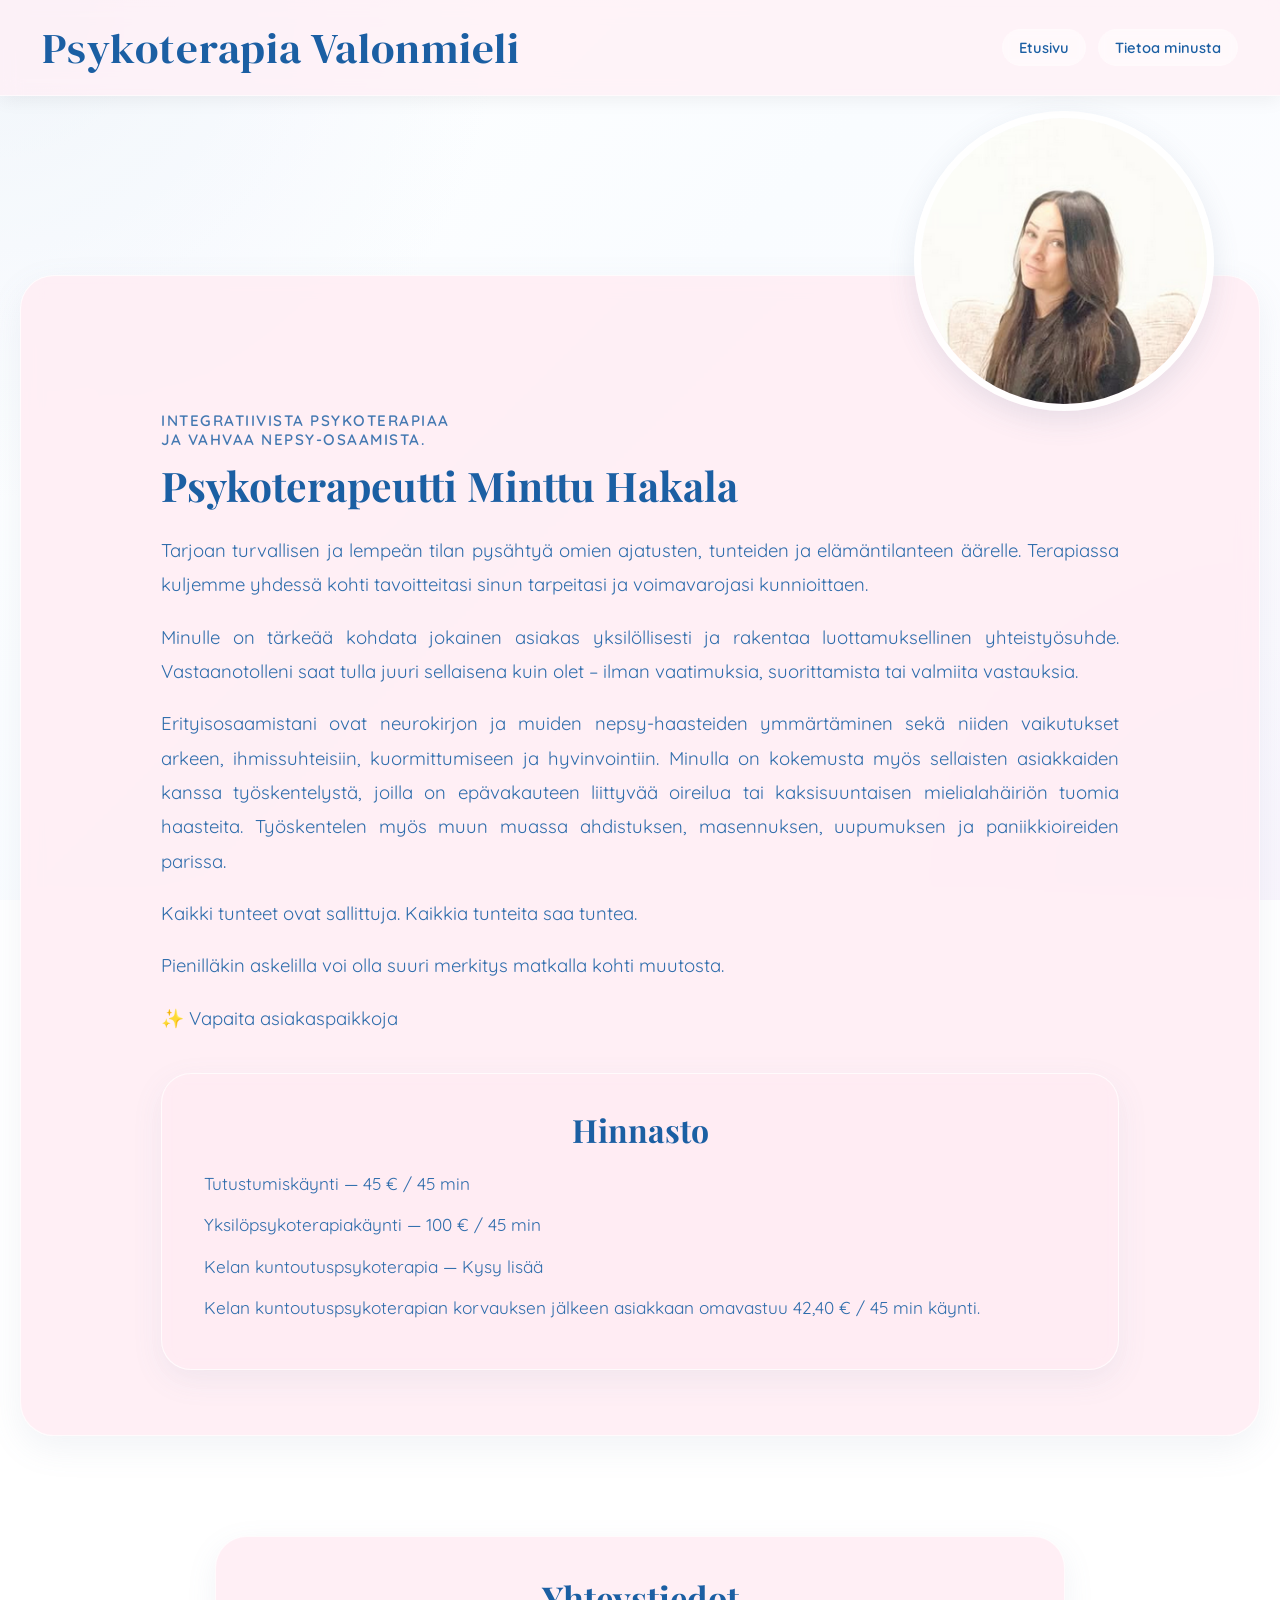
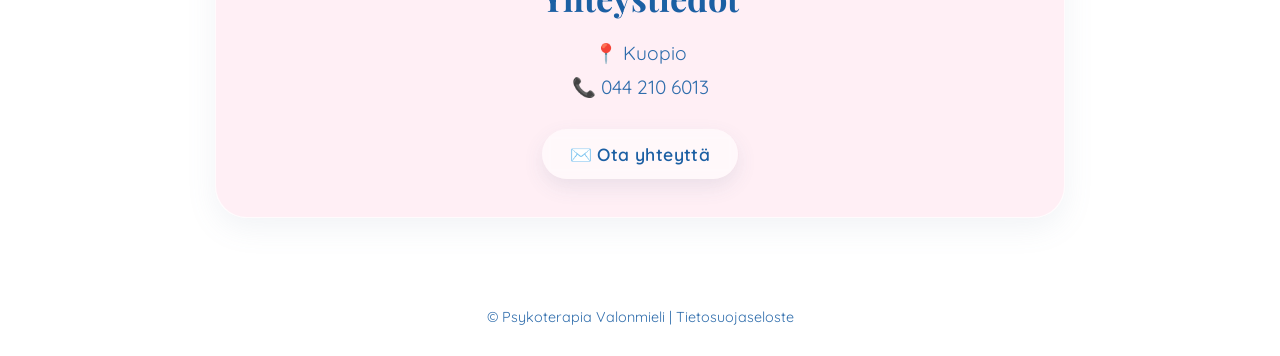
<file: index.html>
<!DOCTYPE html>
<html lang="fi">
<head>
  <meta charset="UTF-8" />
  <meta name="viewport" content="width=device-width, initial-scale=1.0" />
  <title>Psykoterapia Valonmieli</title>

  <link rel="stylesheet" href="rosa.css" />

  <link rel="preconnect" href="https://fonts.googleapis.com">
  <link rel="preconnect" href="https://fonts.gstatic.com" crossorigin>
  <link href="https://fonts.googleapis.com/css2?family=DM+Serif+Display&family=Playfair+Display:wght@500;700&family=Quicksand:wght@400;500;600&display=swap" rel="stylesheet">
</head>

<body>

 <nav class="navbar">
    <div class="logo">Psykoterapia Valonmieli</div>
    <div class="nav-links">
      <a href="index.html">Etusivu</a>
      <a href="info.html">Tietoa minusta</a>
    </div>
  </nav>

  <div class="overlay">

    <section class="content-container">

      <div class="text-box">

         <div class="profile-image large-profile">
          <img src="pieniKuva.png" alt="Yrittäjän kuva">
        </div>

        <div class="eyebrow">Integratiivista psykoterapiaa <br>ja vahvaa nepsy-osaamista.</div>

        <h1>Psykoterapeutti Minttu Hakala</h1>

<p>
  Tarjoan turvallisen ja lempeän tilan pysähtyä omien ajatusten, 
  tunteiden ja elämäntilanteen äärelle. Terapiassa kuljemme yhdessä kohti 
  tavoitteitasi sinun tarpeitasi ja voimavarojasi kunnioittaen.
</p>

<p>
 Minulle on tärkeää kohdata jokainen asiakas yksilöllisesti ja rakentaa 
 luottamuksellinen yhteistyösuhde. Vastaanotolleni saat tulla juuri sellaisena kuin olet – 
 ilman vaatimuksia, suorittamista tai valmiita vastauksia.
</p>

<p>
  Erityisosaamistani ovat neurokirjon ja muiden nepsy-haasteiden ymmärtäminen sekä niiden vaikutukset arkeen, 
  ihmissuhteisiin, kuormittumiseen ja hyvinvointiin. Minulla on kokemusta myös sellaisten asiakkaiden kanssa työskentelystä, 
  joilla on epävakauteen liittyvää oireilua tai kaksisuuntaisen mielialahäiriön tuomia haasteita.
  Työskentelen myös muun muassa ahdistuksen, masennuksen, 
  uupumuksen ja paniikkioireiden parissa. 
</p>

<p>
Kaikki tunteet ovat sallittuja. Kaikkia tunteita saa tuntea.
</p>
<p>Pienilläkin askelilla voi olla suuri merkitys matkalla kohti muutosta.</p>
<p>✨ Vapaita asiakaspaikkoja</p>

<div class="price-info">

  <h2>Hinnasto</h2>

  <p>Tutustumiskäynti — 45 € / 45 min</p>

  <p>Yksilöpsykoterapiakäynti — 100 € / 45 min</p>

  <p>Kelan kuntoutuspsykoterapia — Kysy lisää</p>

  <p class="price-note">
    Kelan kuntoutuspsykoterapian korvauksen jälkeen asiakkaan omavastuu
    42,40 € / 45 min käynti.
  </p>

</div>



      </div>

    </section>

    <section class="contact-box">

      <h2>Yhteystiedot</h2>

      <p>📍 Kuopio</p>
      <p>📞 044 210 6013</p>
      <a class="contact-button" href="mailto:psykoterapiavalonmieli@gmail.com?subject=Yhteydenotto nettisivujen kautta" > ✉️ Ota yhteyttä </a>

      </section>

   

    

  </div>

    <footer class="footer">
    <p>
      © Psykoterapia Valonmieli |
      <a href="tietosuoja.html">Tietosuojaseloste</a>
    </p>
  </footer>

</body>
</html>
</file>
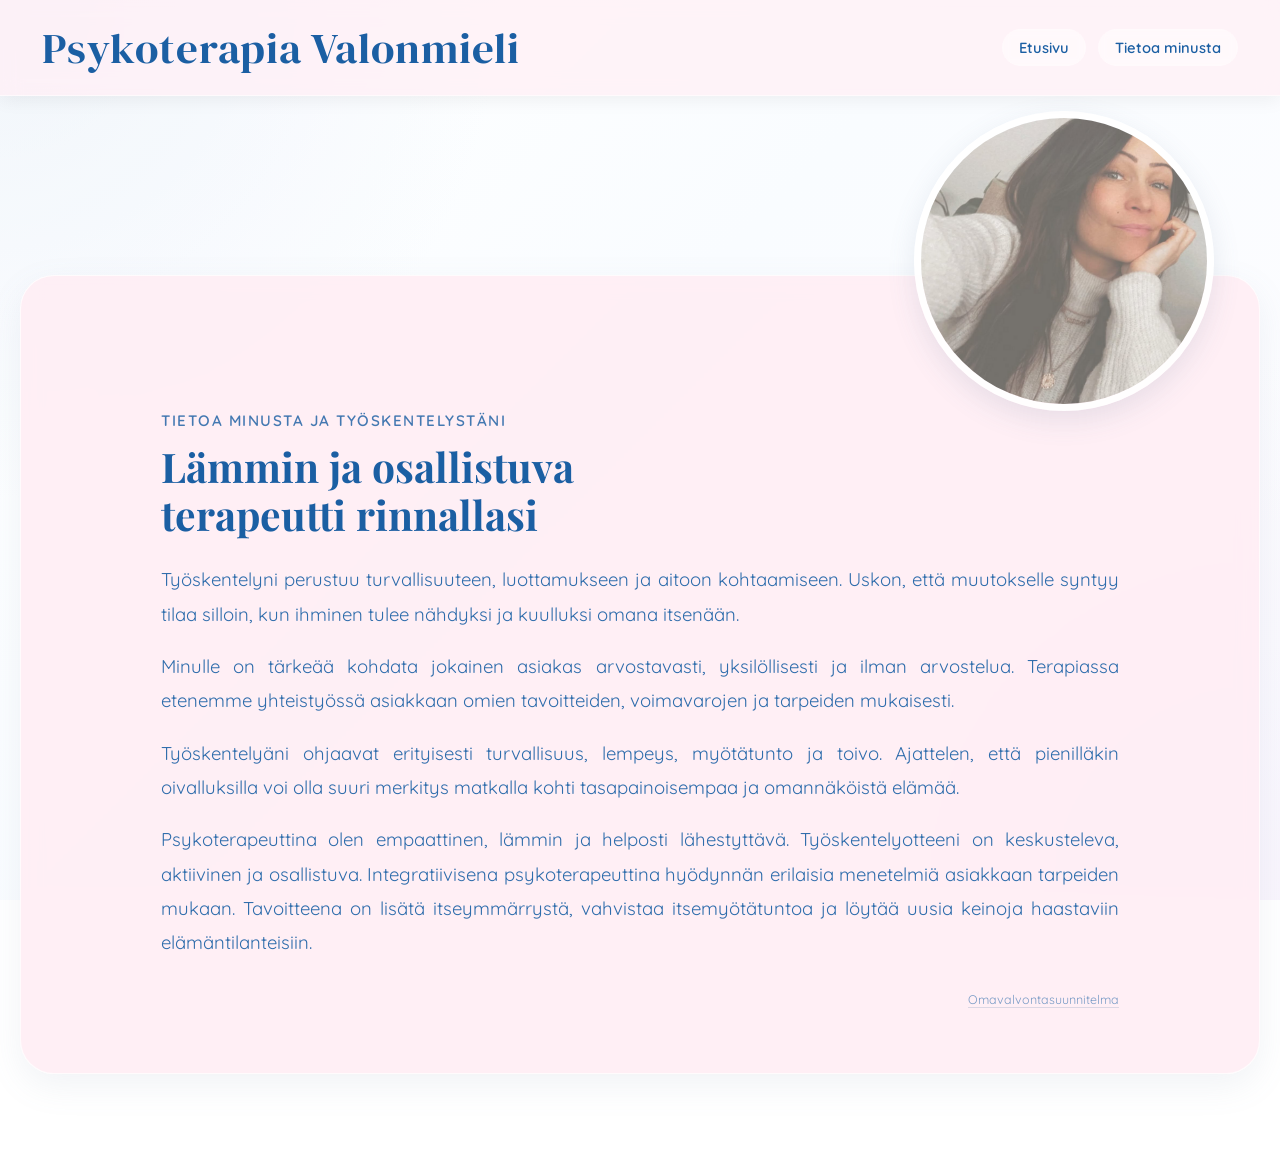
<file: info.html>
<!DOCTYPE html>
<html lang="fi">
<head>
  <meta charset="UTF-8" />
  <meta name="viewport" content="width=device-width, initial-scale=1.0" />
  <title>Psykoterapia Valonmieli</title>

  <link rel="stylesheet" href="rosa.css" />

  <link rel="preconnect" href="https://fonts.googleapis.com">
  <link rel="preconnect" href="https://fonts.gstatic.com" crossorigin>
  <link href="https://fonts.googleapis.com/css2?family=DM+Serif+Display&family=Playfair+Display:wght@500;700&family=Quicksand:wght@400;500;600&display=swap" rel="stylesheet">
</head>

<body>

  <nav class="navbar">
    <div class="logo">Psykoterapia Valonmieli</div>
    <div class="nav-links">
      <a href="index.html">Etusivu</a>
      <a href="info.html">Tietoa minusta</a>
    </div>
  </nav>

  <div class="overlay">

    <section class="content-container">

      <div class="text-box">

        <div class="profile-image large-profile">
          <img src="infoKuva.png" alt="Yrittäjän kuva">
        </div>

        <div class="eyebrow">Tietoa minusta ja työskentelystäni</div>

<h1>Lämmin ja osallistuva<br>terapeutti rinnallasi</h1>

<p>
  Työskentelyni perustuu turvallisuuteen, luottamukseen ja 
  aitoon kohtaamiseen. Uskon, että muutokselle syntyy tilaa silloin, 
  kun ihminen tulee nähdyksi ja kuulluksi omana itsenään.
</p>

<p>
  Minulle on tärkeää kohdata jokainen asiakas arvostavasti, yksilöllisesti 
  ja ilman arvostelua. Terapiassa etenemme yhteistyössä asiakkaan omien tavoitteiden, 
  voimavarojen ja tarpeiden mukaisesti.
</p>

<p>
  Työskentelyäni ohjaavat erityisesti turvallisuus, lempeys, 
  myötätunto ja toivo. Ajattelen, että pienilläkin oivalluksilla 
  voi olla suuri merkitys matkalla kohti tasapainoisempaa ja omannäköistä elämää.
</p>

<p>
  Psykoterapeuttina olen empaattinen, lämmin ja helposti lähestyttävä. 
  Työskentelyotteeni on keskusteleva, aktiivinen ja osallistuva. 
  Integratiivisena psykoterapeuttina hyödynnän erilaisia menetelmiä asiakkaan tarpeiden mukaan. 
  Tavoitteena on lisätä itseymmärrystä, vahvistaa itsemyötätuntoa ja löytää uusia keinoja haastaviin elämäntilanteisiin.
</p>


  <!-- OMAVALVONTASUUNNITELMA -->

     <div class="document-link">

  <a href="omavalvontasuunnitelmapsy.pdf" target="_blank">
    Omavalvontasuunnitelma
  </a>

    </div>
  </div>

   

    </section>
</body>
</html>
</file>
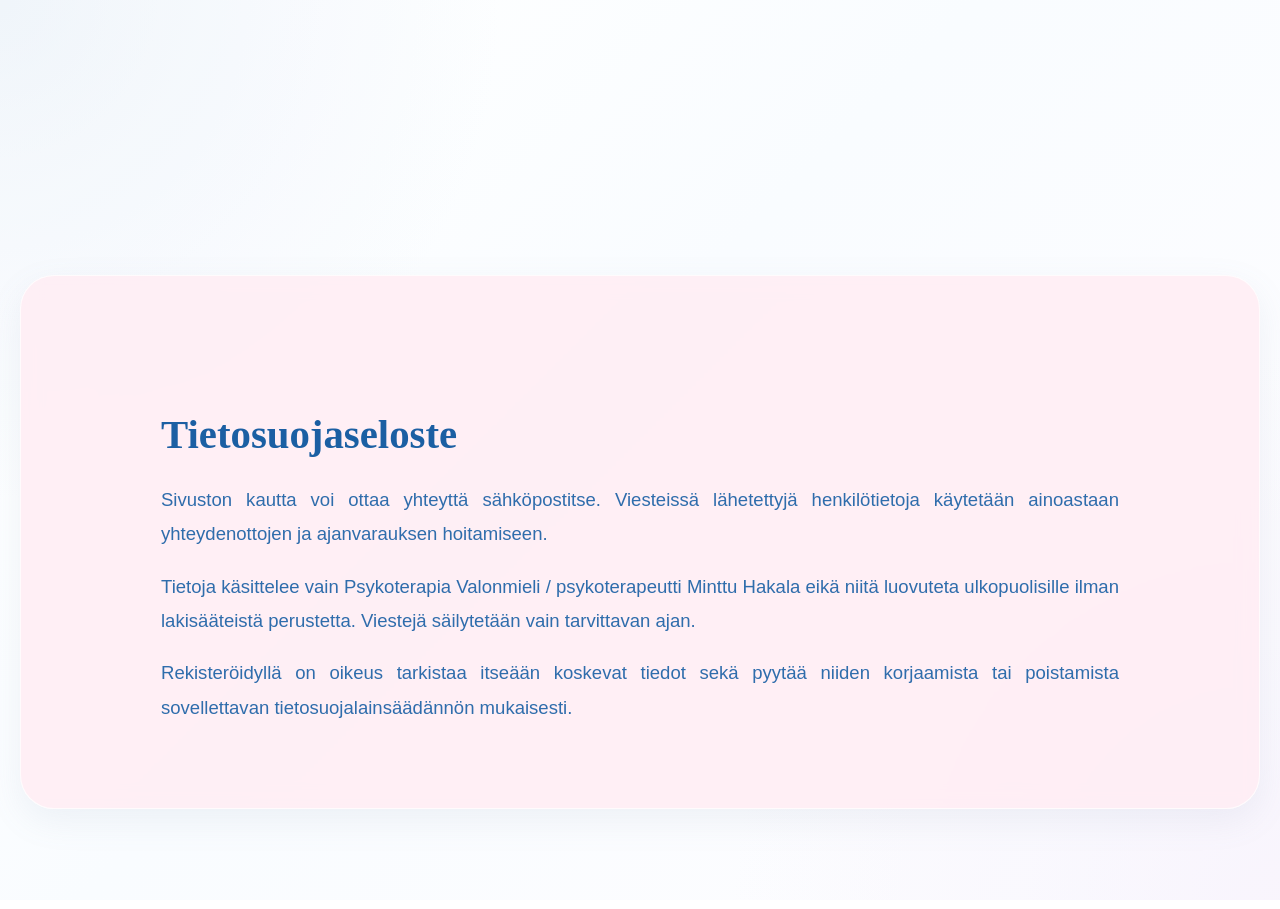
<file: tietosuoja.html>
<!DOCTYPE html>
<html lang="fi">
<head>
  <meta charset="UTF-8">
  <meta name="viewport" content="width=device-width, initial-scale=1.0">
  <title>Tietosuojaseloste</title>

  <link rel="stylesheet" href="rosa.css">
</head>

<body>

  <div class="overlay">

    <section class="content-container">

      <div class="text-box">

        <h1>Tietosuojaseloste</h1>

        <p>
          Sivuston kautta voi ottaa yhteyttä sähköpostitse.
          Viesteissä lähetettyjä henkilötietoja käytetään
          ainoastaan yhteydenottojen ja ajanvarauksen hoitamiseen.
        </p>

        <p>
          Tietoja käsittelee vain Psykoterapia Valonmieli / psykoterapeutti Minttu Hakala eikä niitä
          luovuteta ulkopuolisille ilman lakisääteistä perustetta.
          Viestejä säilytetään vain tarvittavan ajan.
        </p>

        <p>
          Rekisteröidyllä on oikeus tarkistaa itseään koskevat tiedot
          sekä pyytää niiden korjaamista tai poistamista sovellettavan
          tietosuojalainsäädännön mukaisesti.
        </p>

      </div>

    </section>

  </div>

</body>
</html>
</file>
<file: rosa.css>
/* RESET */

* {
  margin: 0;
  padding: 0;
  box-sizing: border-box;
}


/* YHTENÄISET SÄVYT */

:root {
  --soft-pink: rgba(255, 236, 243, 0.82);
  --soft-light: rgba(255, 255, 255, 0.92);
  --text-color: #2f6dac;
  --deep-berry: #1b5fa3;
}




/* BODY */

body {
  font-family: 'Quicksand', sans-serif;

  background:
    radial-gradient(circle at top left, rgba(214, 228, 242, 0.45), transparent 32%),
    radial-gradient(circle at bottom right, rgba(232, 220, 244, 0.30), transparent 35%),
    linear-gradient(135deg, #ffffff 0%, #f8fbff 45%, #fdfcff 100%);

  background-size: cover;
  background-position: center;
  background-attachment: fixed;

  min-height: 100vh;

  color: var(--text-color);
}


/* KAIKKI TEKSTIT KÄYTTÄÄ ROOT-MUUTTUJIA */

p,
li,
span,
strong,
em {
  color: var(--text-color);
}

h1,
h2,
h3,
h4,
h5,
h6,
.logo,
.eyebrow {
  color: var(--deep-berry);
}

a,
a:visited {
  color: var(--deep-berry);
}

.footer {
  text-align: center;
  padding: 30px 20px;
  font-size: 0.9rem;
  color: var(--text-color);
}

.footer a {
  color: var(--text-color);
  text-decoration: none;
}

.footer a:hover {
  text-decoration: underline;
}

/* OVERLAY */

.overlay {
  min-height: 100vh;
  background-color: rgba(255, 255, 255, 0.18);
  padding: 170px 20px 60px 20px;
}


/* NAVBAR */

.navbar {
  position: fixed;
  top: 0;
  left: 0;
  width: 100%;

  display: flex;
  justify-content: space-between;
  align-items: center;
  gap: 25px;

  padding: 18px 42px;

  background-color: rgba(255, 240, 246, 0.78);
  backdrop-filter: blur(10px);

  z-index: 999;

  box-shadow: 0 4px 18px rgba(0,0,0,0.06);
  border-bottom: 1px solid rgba(255,255,255,0.55);
}


/* LOGO */

.logo {
  font-family: 'DM Serif Display', serif;
  font-size: 2.7rem;
  letter-spacing: 1px;
  white-space: nowrap;
}


/* NAV LINKIT */

.nav-links {
  display: flex;
  justify-content: center;
  align-items: center;
  gap: 12px;
  flex-wrap: wrap;
}

.nav-links a {
  text-decoration: none;
  background-color: rgba(255,255,255,0.62);
  padding: 9px 17px;
  border-radius: 999px;

  color: var(--deep-berry);

  font-weight: 600;
  font-size: 0.92rem;

  backdrop-filter: blur(4px);
  transition: 0.3s;
}

.nav-links a:hover {
  background-color: rgba(255,255,255,0.92);
  transform: translateY(-2px);
}


/* SISÄLTÖ */

.content-container {
  max-width: 1300px;
  margin: 65px auto 0 auto;
  display: flex;
  justify-content: center;
  padding: 40px 0;
}


/* TEKSTILAATIKKO */

.text-box {
  position: relative;
  width: 100%;
  max-width: 1250px;

  background-color: rgba(255, 236, 243, 0.84);

  padding: 135px 140px 65px 140px;
  border-radius: 34px;

  backdrop-filter: blur(10px);

  box-shadow: 0 12px 34px rgba(120, 140, 170, 0.10);
  border: 1px solid rgba(255,255,255,0.75);
}

.text-box-content {
  max-width: 760px;
}


/* EYEBROW */

.eyebrow {
  margin-bottom: 12px;

  font-size: 0.95rem;
  font-weight: 600;

  letter-spacing: 1.5px;
  text-transform: uppercase;

  opacity: 0.82;
}


/* OTSIKKO */

.text-box h1 {
  margin-bottom: 24px;

  font-family: 'Playfair Display', serif;

  font-size: 2.55rem;
  line-height: 1.18;

  font-weight: 700;
}


/* TEKSTIT */

.text-box p {
  margin-bottom: 18px;

  font-size: 1.16rem;
  line-height: 1.85;

  color: var(--text-color);

  text-align: justify;
}


/* PYÖREÄ PROFIILIKUVA */

.profile-image {
  position: absolute;

  top: -115px;
  right: 42px;

  width: 225px;
  height: 225px;

  border-radius: 50%;
  overflow: hidden;

  border: 7px solid rgba(255,255,255,0.92);
  box-shadow: 0 10px 28px rgba(90,110,140,0.14);
}

.profile-image img {
  width: 100%;
  height: 100%;
  object-fit: cover;
}


/* YHTEYSTIEDOT */

.contact-box {
  max-width: 850px;
  margin: 60px auto 0 auto;

  text-align: center;

  background-color: rgba(255, 236, 243, 0.84);

  padding: 38px 36px;
  border-radius: 32px;

  backdrop-filter: blur(10px);

  box-shadow: 0 10px 30px rgba(120, 140, 170, 0.10);
  border: 1px solid rgba(255,255,255,0.75);
}

.contact-button {
  display: inline-block;

  margin-top: 20px;

  padding: 14px 28px;

  background-color: rgba(255,255,255,0.62);

  color: var(--deep-berry);

  text-decoration: none;

  font-weight: 600;
  font-size: 1rem;

  letter-spacing: 0.4px;

  border-radius: 40px;

  backdrop-filter: blur(4px);

  box-shadow: 0 8px 20px rgba(90,110,140,0.12);

  transition: 0.3s;
}

.contact-button:hover {
  background-color: rgba(255,255,255,0.92);

  color: var(--deep-berry);

  transform: translateY(-2px);
}

.contact-box h2 {
  margin-bottom: 20px;

  font-family: 'Playfair Display', serif;

  font-size: 2.15rem;
}

.contact-box p {
  margin-bottom: 10px;

  font-size: 1.2rem;

  color: var(--text-color);
}

.contact-box a,
.contact-box a:visited {
  color: var(--deep-berry);

  text-decoration: none;

  font-size: 1.1rem;
}


/* PIENET LINKIT */

.small-links {
  margin-top: 22px;
  text-align: center;
}

.small-links a,
.small-links a:visited {
  font-size: 0.95rem;

  color: var(--text-color);

  text-decoration: none;

  border-bottom: 1px solid var(--text-color);

  transition: 0.3s;
}

.small-links a:hover {
  color: var(--deep-berry);

  border-bottom: 1px solid var(--deep-berry);
}


/* HINNASTO */

.price-box,
.price-info {
  max-width: 1050px;

  margin: 38px auto 0 auto;

  background-color: rgba(255, 236, 243, 0.84);

  padding: 34px 42px;

  border-radius: 30px;

  backdrop-filter: blur(10px);

  box-shadow: 0 10px 30px rgba(120, 140, 170, 0.10);

  border: 1px solid rgba(255,255,255,0.75);

  text-align: center;
}

.price-box h2,
.price-info h2 {
  margin-bottom: 18px;

  font-family: 'Playfair Display', serif;

  font-size: 2rem;
}

.price-box p,
.price-info p {
  margin-bottom: 12px;

  font-size: 1.08rem;

  color: var(--text-color);

  line-height: 1.7;
}

.large-profile {
  width: 300px;
  height: 300px;

  top: -165px;
  right: 45px;
}

.document-link {
  margin-top: 28px;

  text-align: right;
}

.document-link a,
.document-link a:visited {
  font-size: 0.78rem;

  color: var(--text-color);

  opacity: 0.65;

  text-decoration: none;

  border-bottom: 1px solid rgba(47, 95, 145, 0.25);

  transition: 0.25s;
}

.document-link a:hover {
  opacity: 1;

  color: var(--deep-berry);

  border-bottom: 1px solid var(--deep-berry);
}


/* MOBIILI */

@media (max-width: 768px) {

  body {
    background-attachment: scroll;
    overflow-x: hidden;
  }

  .overlay {
    padding: 175px 14px 40px 14px;
  }

  .navbar {
    flex-direction: column;
    justify-content: center;

    gap: 10px;

    padding: 14px 16px;

    backdrop-filter: blur(16px);

    border-radius: 0 0 18px 18px;
  }

  .logo {
    font-size: 1.9rem;

    text-align: center;

    white-space: normal;

    line-height: 1.1;

    max-width: 90%;
  }

  .nav-links {
    gap: 8px;

    justify-content: center;
  }

  .nav-links a {
    padding: 7px 12px;

    font-size: 0.82rem;
  }

  .content-container {
    margin-top: 75px;

    padding: 30px 0;

    flex-direction: column;

    align-items: center;
  }

  .text-box {
    width: 100%;
    min-width: 0;

    padding: 130px 28px 40px 28px;

    border-radius: 26px;
  }

  .text-box-content {
    max-width: 100%;
  }

  .profile-image {
    top: -62px;

    right: 50%;

    transform: translateX(50%);

    width: 178px;
    height: 178px;
  }

  .large-profile {
    width: 220px;
    height: 220px;

    top: -95px;

    right: 50%;

    transform: translateX(50%);
  }

  .eyebrow {
    text-align: center;

    font-size: 0.7rem;

    letter-spacing: 0.8px;

    line-height: 1.4;

    opacity: 0.78;
  }

  .text-box h1 {
    font-size: 1.45rem;

    line-height: 1.22;

    text-align: center;

    text-wrap: balance;

    max-width: 22ch;

    margin-left: auto;
    margin-right: auto;

    margin-bottom: 20px;
  }

  .text-box p {
    font-size: 0.99rem;

    line-height: 1.75;

    text-align: left;

    color: var(--text-color);

    max-width: 38ch;

    margin: 0 auto 18px auto;
  }

  .contact-box {
    width: 100%;

    padding: 30px 24px;

    border-radius: 26px;
  }

  .contact-box h2 {
    font-size: 1.8rem;
  }

  .contact-box p {
    font-size: 1.02rem;

    line-height: 1.65;

    text-align: center;
  }

  .contact-box a,
  .contact-box a:visited {
    font-size: 1rem;

    word-break: break-word;
  }

  .contact-button {
    width: 100%;

    max-width: 260px;

    padding: 13px 20px;

    font-size: 0.98rem;

    text-align: center;
  }

  .small-links,
  .document-link {
    margin-top: 20px;

    text-align: center;
  }

  .small-links a,
  .small-links a:visited,
  .document-link a,
  .document-link a:visited {
    font-size: 0.78rem;
  }

}
</file>
